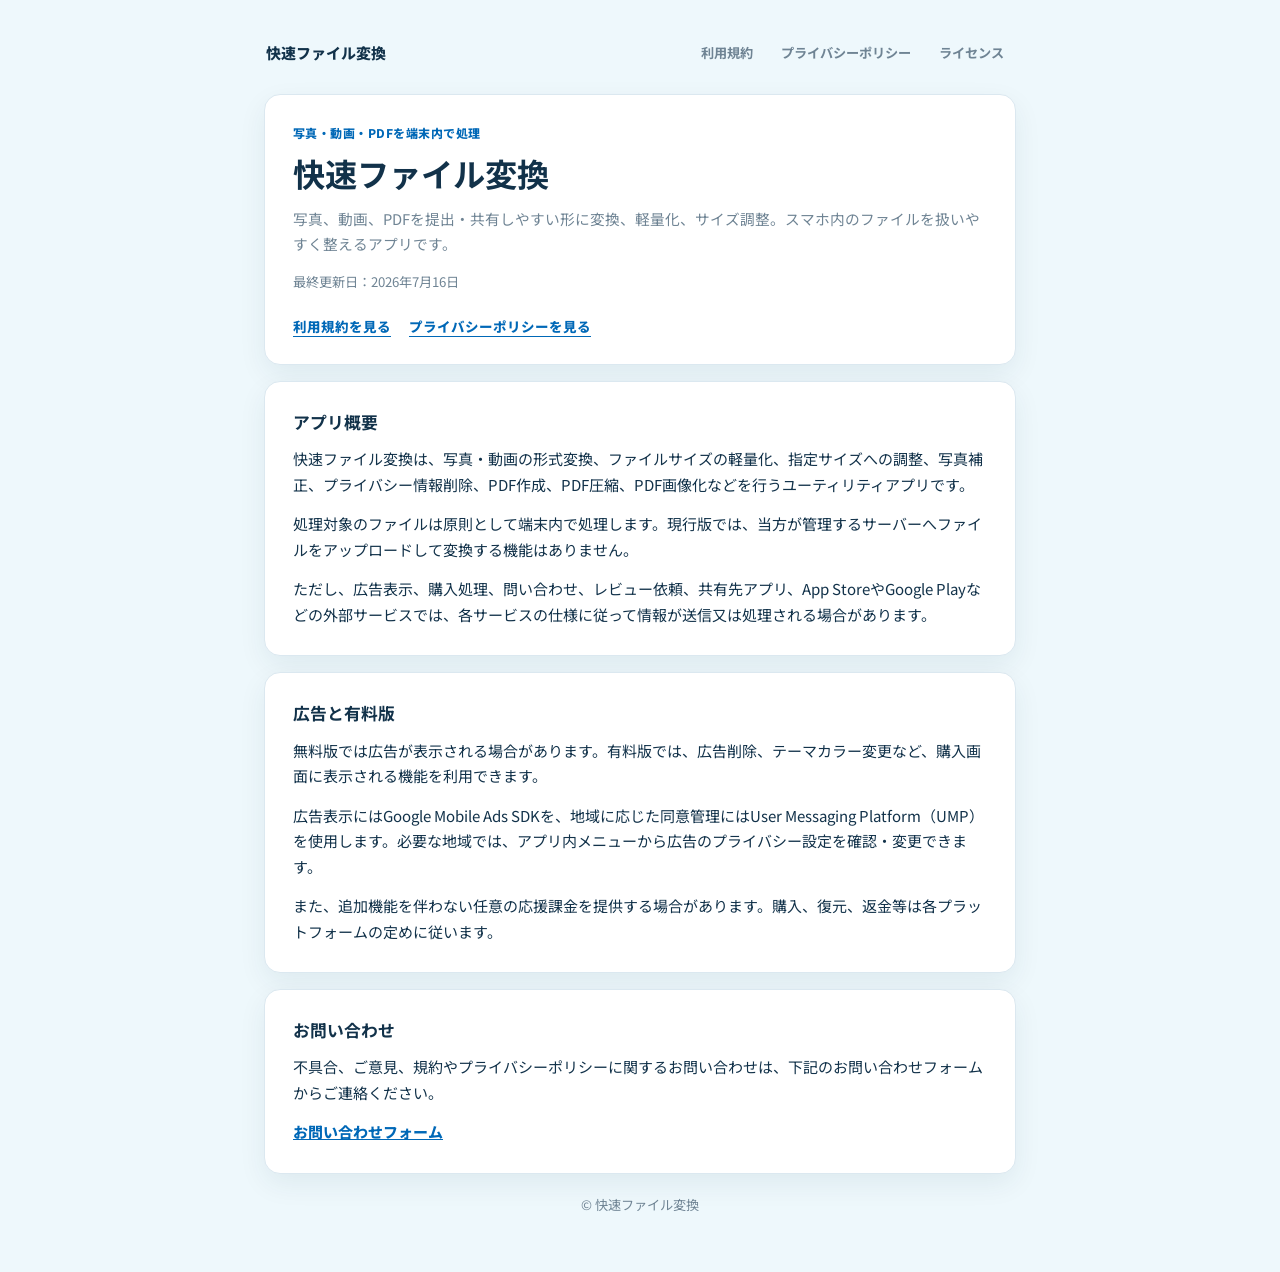
<file: docs/index.html>
<!doctype html>
<html lang="ja">
  <head>
    <meta charset="utf-8">
    <meta name="viewport" content="width=device-width, initial-scale=1">
    <title>快速ファイル変換 公式ページ</title>
    <meta
      name="description"
      content="快速ファイル変換の公式ページです。写真、動画、PDFの変換、軽量化、サイズ調整、プライバシー情報削除に対応するアプリの概要、利用規約、プライバシーポリシーを掲載しています。"
    >
    <link rel="stylesheet" href="style.css">
  </head>
  <body>
    <div class="page">
      <header class="site-header">
        <a class="brand" href="index.html" aria-label="快速ファイル変換 トップページ">
          <span>快速ファイル変換</span>
        </a>
        <nav class="header-nav" aria-label="公式情報">
          <a href="terms.html">利用規約</a>
          <a href="privacy.html">プライバシーポリシー</a>
          <a href="licenses.html">ライセンス</a>
        </nav>
      </header>

      <main>
        <section class="card hero">
          <p class="eyebrow">写真・動画・PDFを端末内で処理</p>
          <h1 class="site-title">快速ファイル変換</h1>
          <p class="lead">
            写真、動画、PDFを提出・共有しやすい形に変換、軽量化、サイズ調整。スマホ内のファイルを扱いやすく整えるアプリです。
          </p>
          <p class="updated">最終更新日：2026年7月16日</p>
          <div class="actions" aria-label="主要リンク">
            <a class="caption-link" href="terms.html">利用規約を見る</a>
            <a class="caption-link" href="privacy.html">プライバシーポリシーを見る</a>
          </div>
        </section>

        <section class="card">
          <h2>アプリ概要</h2>
          <p>
            快速ファイル変換は、写真・動画の形式変換、ファイルサイズの軽量化、指定サイズへの調整、写真補正、プライバシー情報削除、PDF作成、PDF圧縮、PDF画像化などを行うユーティリティアプリです。
          </p>
          <p>
            処理対象のファイルは原則として端末内で処理します。現行版では、当方が管理するサーバーへファイルをアップロードして変換する機能はありません。
          </p>
          <p>
            ただし、広告表示、購入処理、問い合わせ、レビュー依頼、共有先アプリ、App StoreやGoogle Playなどの外部サービスでは、各サービスの仕様に従って情報が送信又は処理される場合があります。
          </p>
        </section>

        <section class="card">
          <h2>広告と有料版</h2>
          <p>
            無料版では広告が表示される場合があります。有料版では、広告削除、テーマカラー変更など、購入画面に表示される機能を利用できます。
          </p>
          <p>
            広告表示にはGoogle Mobile Ads SDKを、地域に応じた同意管理にはUser Messaging Platform（UMP）を使用します。必要な地域では、アプリ内メニューから広告のプライバシー設定を確認・変更できます。
          </p>
          <p>
            また、追加機能を伴わない任意の応援課金を提供する場合があります。購入、復元、返金等は各プラットフォームの定めに従います。
          </p>
        </section>

        <section class="card">
          <h2>お問い合わせ</h2>
          <p>
            不具合、ご意見、規約やプライバシーポリシーに関するお問い合わせは、下記のお問い合わせフォームからご連絡ください。
          </p>
          <p>
            <a
              class="contact-address"
              href="https://docs.google.com/forms/d/e/1FAIpQLScsQtZ9yLkrl-zL8gekmSjspo3DhJv0MBm8J3hsBNnBd9AnLA/viewform"
              target="_blank"
              rel="noopener noreferrer"
            >
              お問い合わせフォーム
            </a>
          </p>
        </section>
      </main>

      <footer class="site-footer">
        <p>&copy; 快速ファイル変換</p>
      </footer>
    </div>
  </body>
</html>
</file>
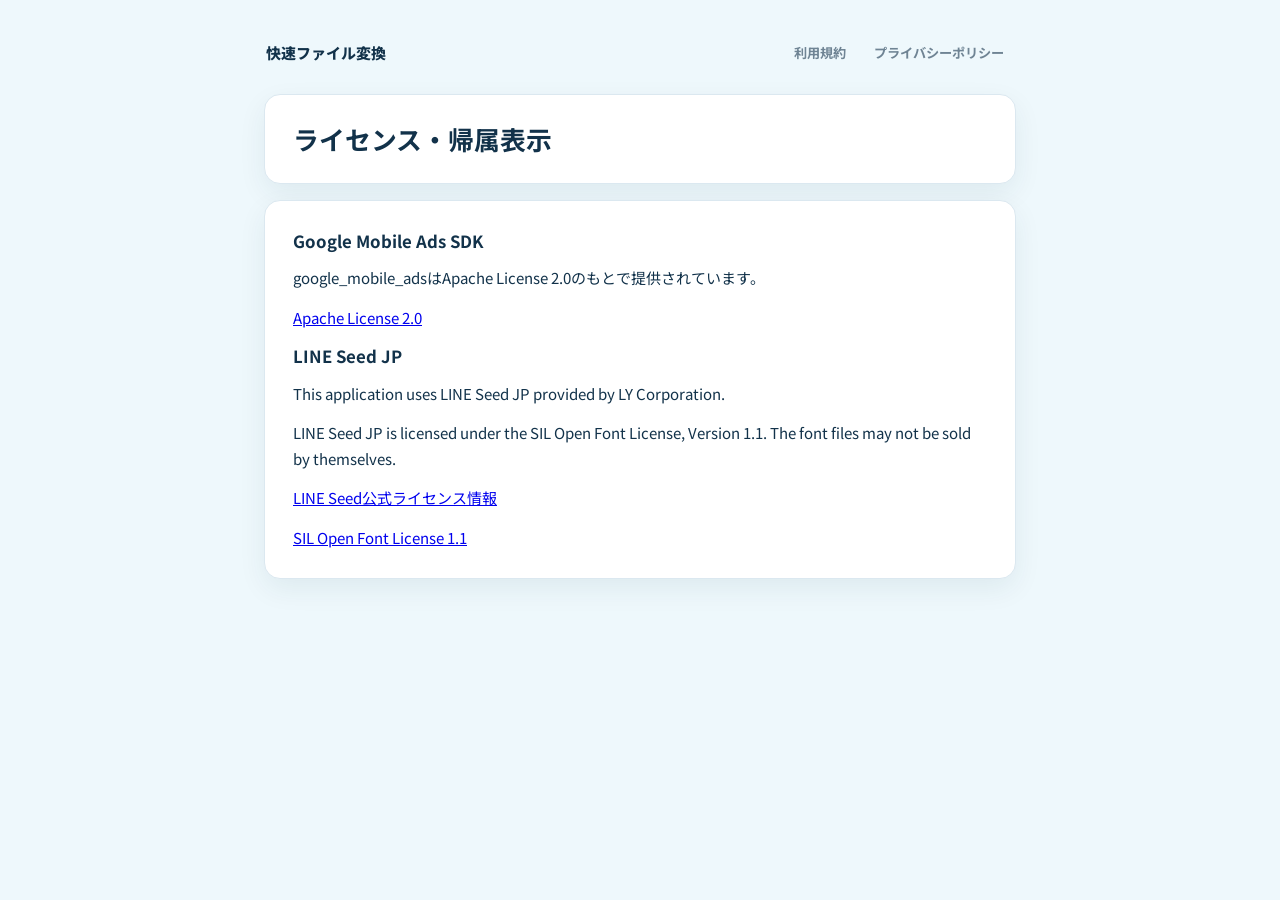
<file: docs/licenses.html>
<!doctype html>
<html lang="ja">
  <head>
    <meta charset="utf-8">
    <meta name="viewport" content="width=device-width, initial-scale=1">
    <title>快速ファイル変換 ライセンス・帰属表示</title>
    <meta name="description" content="快速ファイル変換で使用するSDKとフォントのライセンス・帰属表示です。">
    <link rel="stylesheet" href="style.css">
  </head>
  <body>
    <div class="page">
      <header class="site-header">
        <a class="brand" href="index.html"><span>快速ファイル変換</span></a>
        <nav class="header-nav" aria-label="公式情報">
          <a href="terms.html">利用規約</a>
          <a href="privacy.html">プライバシーポリシー</a>
        </nav>
      </header>
      <main>
        <section class="card hero">
          <h1 class="site-title document-title">ライセンス・帰属表示</h1>
        </section>
        <article class="card">
          <h2>Google Mobile Ads SDK</h2>
          <p>google_mobile_adsはApache License 2.0のもとで提供されています。</p>
          <p><a href="https://www.apache.org/licenses/LICENSE-2.0" target="_blank" rel="noopener noreferrer">Apache License 2.0</a></p>
          <h2>LINE Seed JP</h2>
          <p>This application uses LINE Seed JP provided by LY Corporation.</p>
          <p>LINE Seed JP is licensed under the SIL Open Font License, Version 1.1. The font files may not be sold by themselves.</p>
          <p><a href="https://seed.line.me/index_jp.html" target="_blank" rel="noopener noreferrer">LINE Seed公式ライセンス情報</a></p>
          <p><a href="https://openfontlicense.org/open-font-license-official-text/" target="_blank" rel="noopener noreferrer">SIL Open Font License 1.1</a></p>
        </article>
      </main>
    </div>
  </body>
</html>
</file>
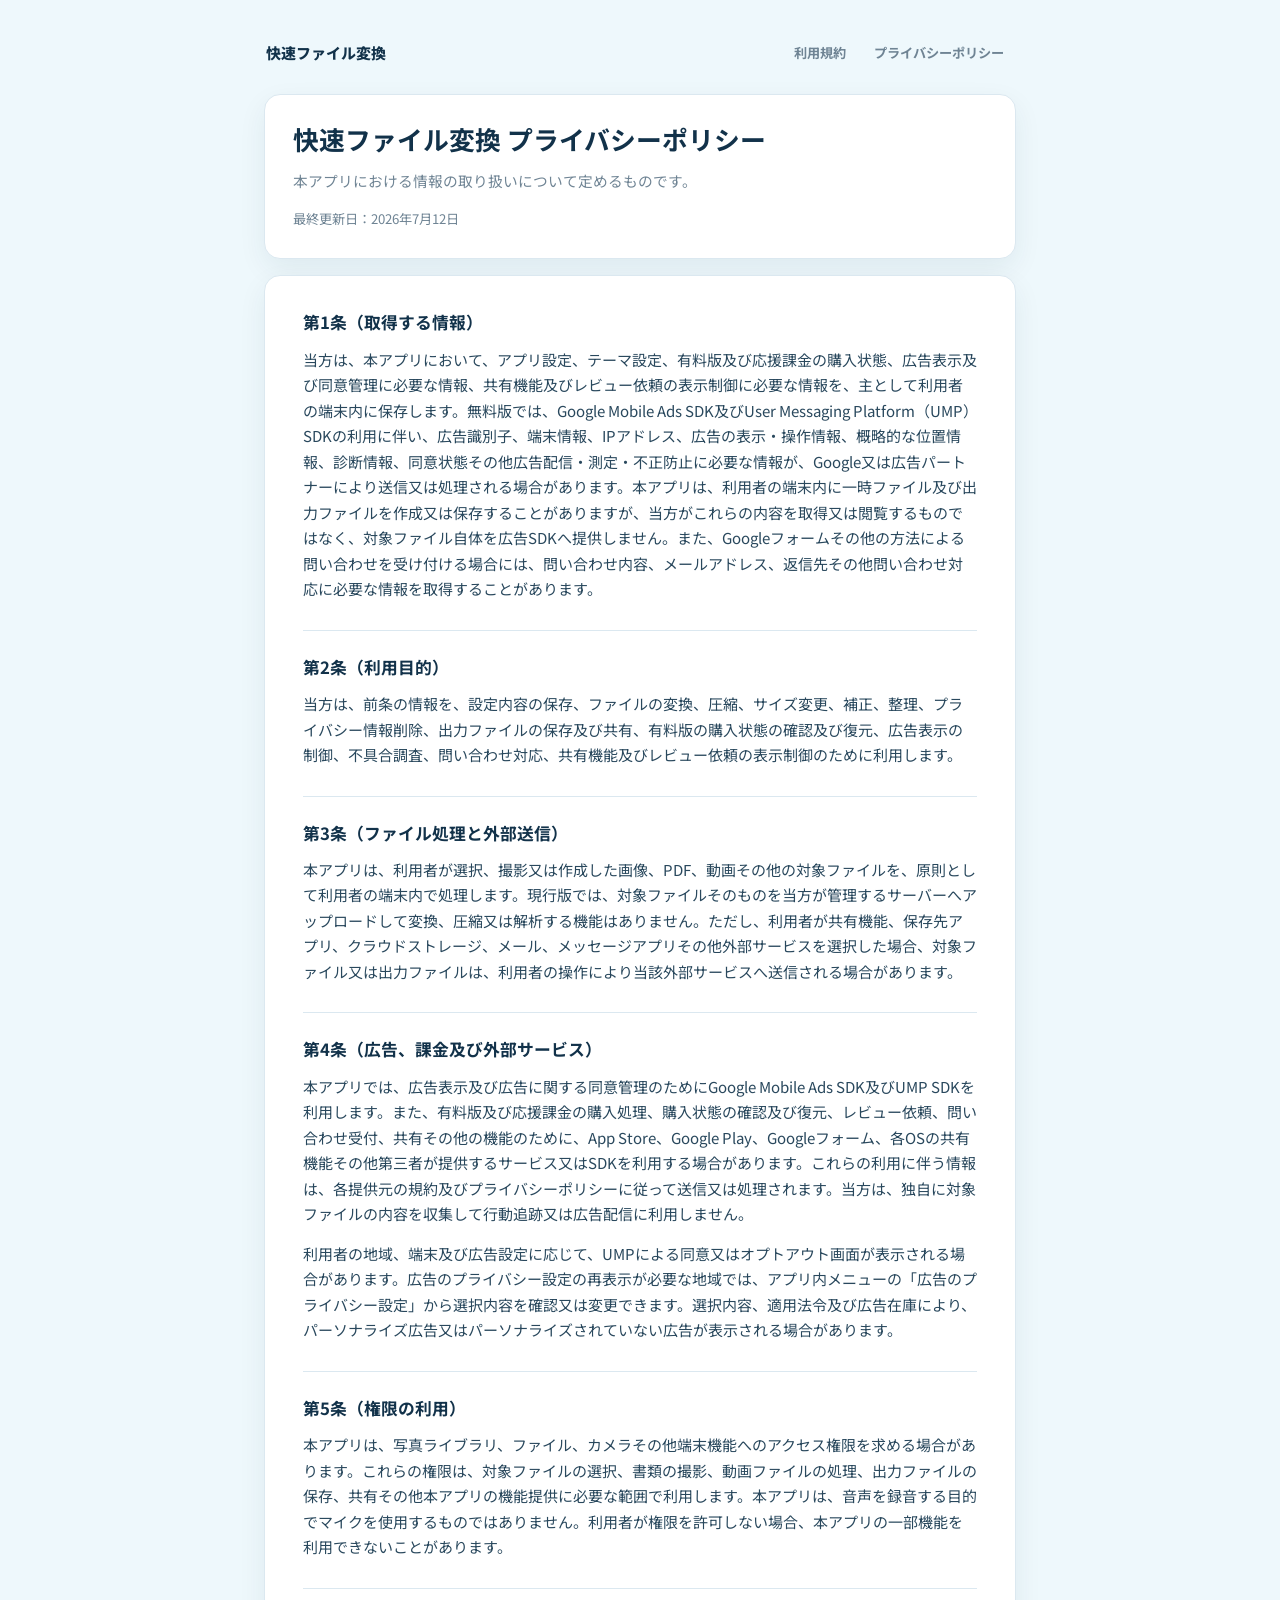
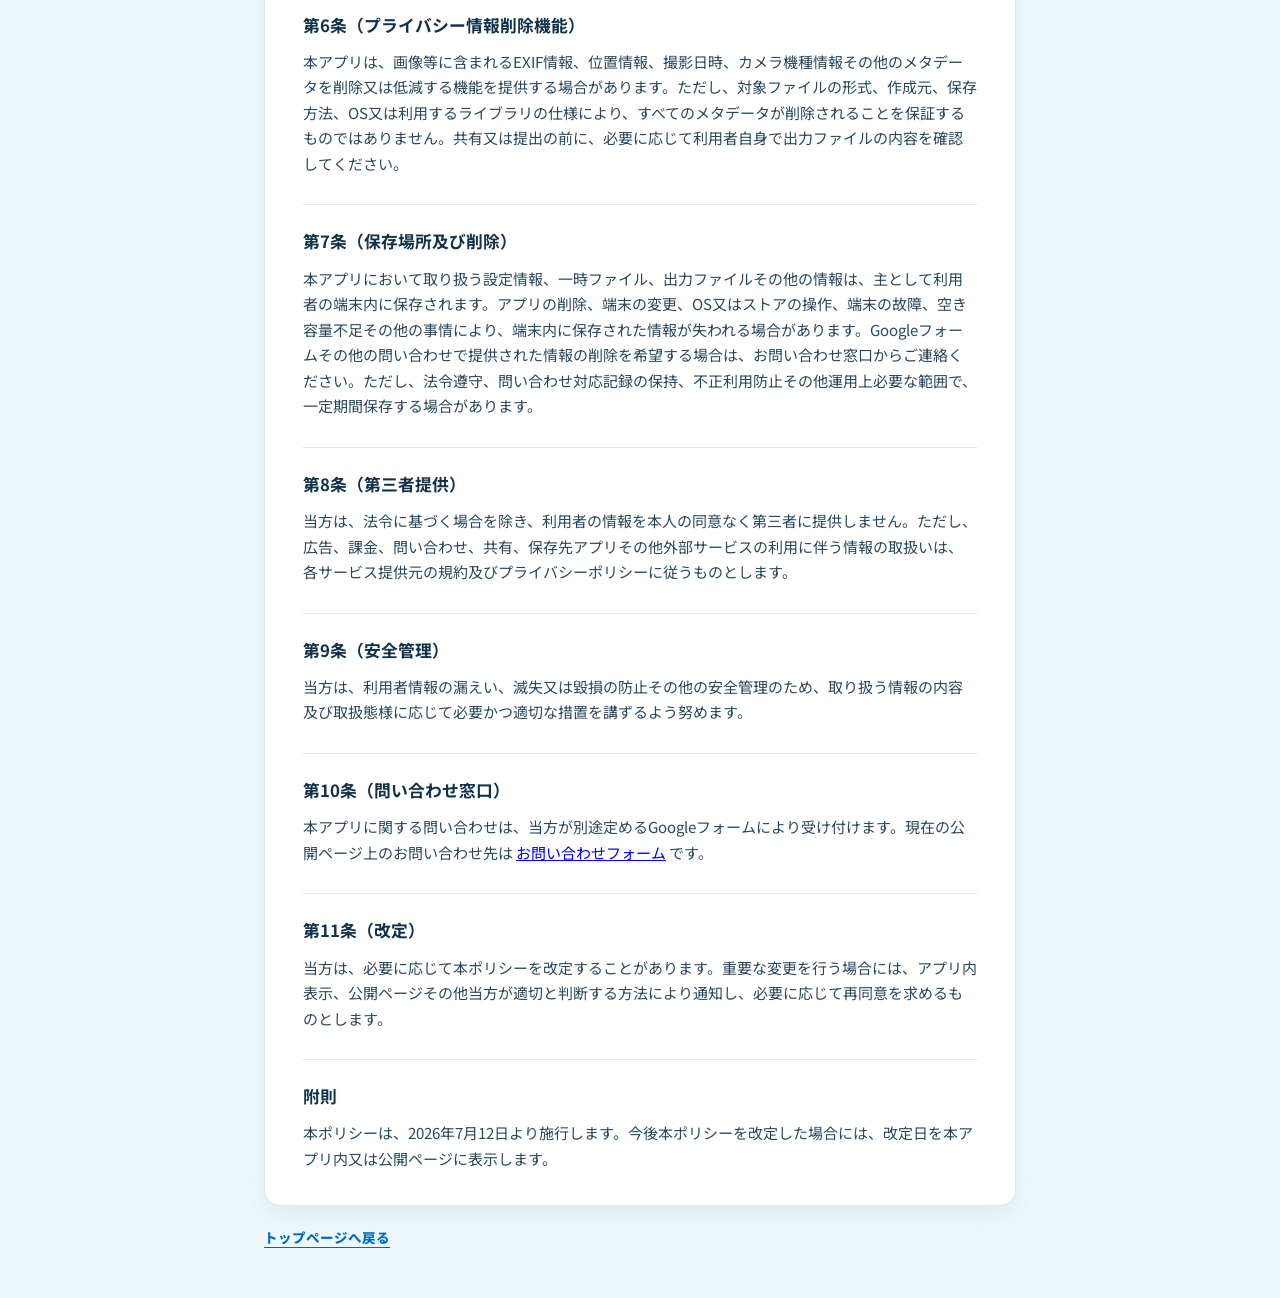
<file: docs/privacy.html>
<!doctype html>
<html lang="ja">
  <head>
    <meta charset="utf-8">
    <meta name="viewport" content="width=device-width, initial-scale=1">
    <title>快速ファイル変換 プライバシーポリシー</title>
    <meta name="description" content="快速ファイル変換のプライバシーポリシーです。">
    <link rel="stylesheet" href="style.css">
  </head>
  <body>
    <div class="page document">
      <header class="site-header">
        <a class="brand" href="index.html" aria-label="快速ファイル変換 トップページ">
          <span>快速ファイル変換</span>
        </a>
        <nav class="header-nav" aria-label="公式情報">
          <a href="terms.html">利用規約</a>
          <a href="privacy.html">プライバシーポリシー</a>
        </nav>
      </header>

      <main>
        <section class="card hero">
          <h1 class="site-title document-title">快速ファイル変換 プライバシーポリシー</h1>
          <p class="lead">本アプリにおける情報の取り扱いについて定めるものです。</p>
          <p class="updated">最終更新日：2026年7月12日</p>
        </section>

        <article class="card">
          <h2>第1条（取得する情報）</h2>
          <p>当方は、本アプリにおいて、アプリ設定、テーマ設定、有料版及び応援課金の購入状態、広告表示及び同意管理に必要な情報、共有機能及びレビュー依頼の表示制御に必要な情報を、主として利用者の端末内に保存します。無料版では、Google Mobile Ads SDK及びUser Messaging Platform（UMP）SDKの利用に伴い、広告識別子、端末情報、IPアドレス、広告の表示・操作情報、概略的な位置情報、診断情報、同意状態その他広告配信・測定・不正防止に必要な情報が、Google又は広告パートナーにより送信又は処理される場合があります。本アプリは、利用者の端末内に一時ファイル及び出力ファイルを作成又は保存することがありますが、当方がこれらの内容を取得又は閲覧するものではなく、対象ファイル自体を広告SDKへ提供しません。また、Googleフォームその他の方法による問い合わせを受け付ける場合には、問い合わせ内容、メールアドレス、返信先その他問い合わせ対応に必要な情報を取得することがあります。</p>

          <h2>第2条（利用目的）</h2>
          <p>当方は、前条の情報を、設定内容の保存、ファイルの変換、圧縮、サイズ変更、補正、整理、プライバシー情報削除、出力ファイルの保存及び共有、有料版の購入状態の確認及び復元、広告表示の制御、不具合調査、問い合わせ対応、共有機能及びレビュー依頼の表示制御のために利用します。</p>

          <h2>第3条（ファイル処理と外部送信）</h2>
          <p>本アプリは、利用者が選択、撮影又は作成した画像、PDF、動画その他の対象ファイルを、原則として利用者の端末内で処理します。現行版では、対象ファイルそのものを当方が管理するサーバーへアップロードして変換、圧縮又は解析する機能はありません。ただし、利用者が共有機能、保存先アプリ、クラウドストレージ、メール、メッセージアプリその他外部サービスを選択した場合、対象ファイル又は出力ファイルは、利用者の操作により当該外部サービスへ送信される場合があります。</p>

          <h2>第4条（広告、課金及び外部サービス）</h2>
          <p>本アプリでは、広告表示及び広告に関する同意管理のためにGoogle Mobile Ads SDK及びUMP SDKを利用します。また、有料版及び応援課金の購入処理、購入状態の確認及び復元、レビュー依頼、問い合わせ受付、共有その他の機能のために、App Store、Google Play、Googleフォーム、各OSの共有機能その他第三者が提供するサービス又はSDKを利用する場合があります。これらの利用に伴う情報は、各提供元の規約及びプライバシーポリシーに従って送信又は処理されます。当方は、独自に対象ファイルの内容を収集して行動追跡又は広告配信に利用しません。</p>
          <p>利用者の地域、端末及び広告設定に応じて、UMPによる同意又はオプトアウト画面が表示される場合があります。広告のプライバシー設定の再表示が必要な地域では、アプリ内メニューの「広告のプライバシー設定」から選択内容を確認又は変更できます。選択内容、適用法令及び広告在庫により、パーソナライズ広告又はパーソナライズされていない広告が表示される場合があります。</p>

          <h2>第5条（権限の利用）</h2>
          <p>本アプリは、写真ライブラリ、ファイル、カメラその他端末機能へのアクセス権限を求める場合があります。これらの権限は、対象ファイルの選択、書類の撮影、動画ファイルの処理、出力ファイルの保存、共有その他本アプリの機能提供に必要な範囲で利用します。本アプリは、音声を録音する目的でマイクを使用するものではありません。利用者が権限を許可しない場合、本アプリの一部機能を利用できないことがあります。</p>

          <h2>第6条（プライバシー情報削除機能）</h2>
          <p>本アプリは、画像等に含まれるEXIF情報、位置情報、撮影日時、カメラ機種情報その他のメタデータを削除又は低減する機能を提供する場合があります。ただし、対象ファイルの形式、作成元、保存方法、OS又は利用するライブラリの仕様により、すべてのメタデータが削除されることを保証するものではありません。共有又は提出の前に、必要に応じて利用者自身で出力ファイルの内容を確認してください。</p>

          <h2>第7条（保存場所及び削除）</h2>
          <p>本アプリにおいて取り扱う設定情報、一時ファイル、出力ファイルその他の情報は、主として利用者の端末内に保存されます。アプリの削除、端末の変更、OS又はストアの操作、端末の故障、空き容量不足その他の事情により、端末内に保存された情報が失われる場合があります。Googleフォームその他の問い合わせで提供された情報の削除を希望する場合は、お問い合わせ窓口からご連絡ください。ただし、法令遵守、問い合わせ対応記録の保持、不正利用防止その他運用上必要な範囲で、一定期間保存する場合があります。</p>

          <h2>第8条（第三者提供）</h2>
          <p>当方は、法令に基づく場合を除き、利用者の情報を本人の同意なく第三者に提供しません。ただし、広告、課金、問い合わせ、共有、保存先アプリその他外部サービスの利用に伴う情報の取扱いは、各サービス提供元の規約及びプライバシーポリシーに従うものとします。</p>

          <h2>第9条（安全管理）</h2>
          <p>当方は、利用者情報の漏えい、滅失又は毀損の防止その他の安全管理のため、取り扱う情報の内容及び取扱態様に応じて必要かつ適切な措置を講ずるよう努めます。</p>

          <h2>第10条（問い合わせ窓口）</h2>
          <p>本アプリに関する問い合わせは、当方が別途定めるGoogleフォームにより受け付けます。現在の公開ページ上のお問い合わせ先は <a href="https://docs.google.com/forms/d/e/1FAIpQLScsQtZ9yLkrl-zL8gekmSjspo3DhJv0MBm8J3hsBNnBd9AnLA/viewform" target="_blank" rel="noopener noreferrer">お問い合わせフォーム</a> です。</p>

          <h2>第11条（改定）</h2>
          <p>当方は、必要に応じて本ポリシーを改定することがあります。重要な変更を行う場合には、アプリ内表示、公開ページその他当方が適切と判断する方法により通知し、必要に応じて再同意を求めるものとします。</p>

          <h2>附則</h2>
          <p>本ポリシーは、2026年7月12日より施行します。今後本ポリシーを改定した場合には、改定日を本アプリ内又は公開ページに表示します。</p>
        </article>

        <div class="back-link">
          <a class="caption-link" href="index.html">トップページへ戻る</a>
        </div>
      </main>
    </div>
  </body>
</html>
</file>
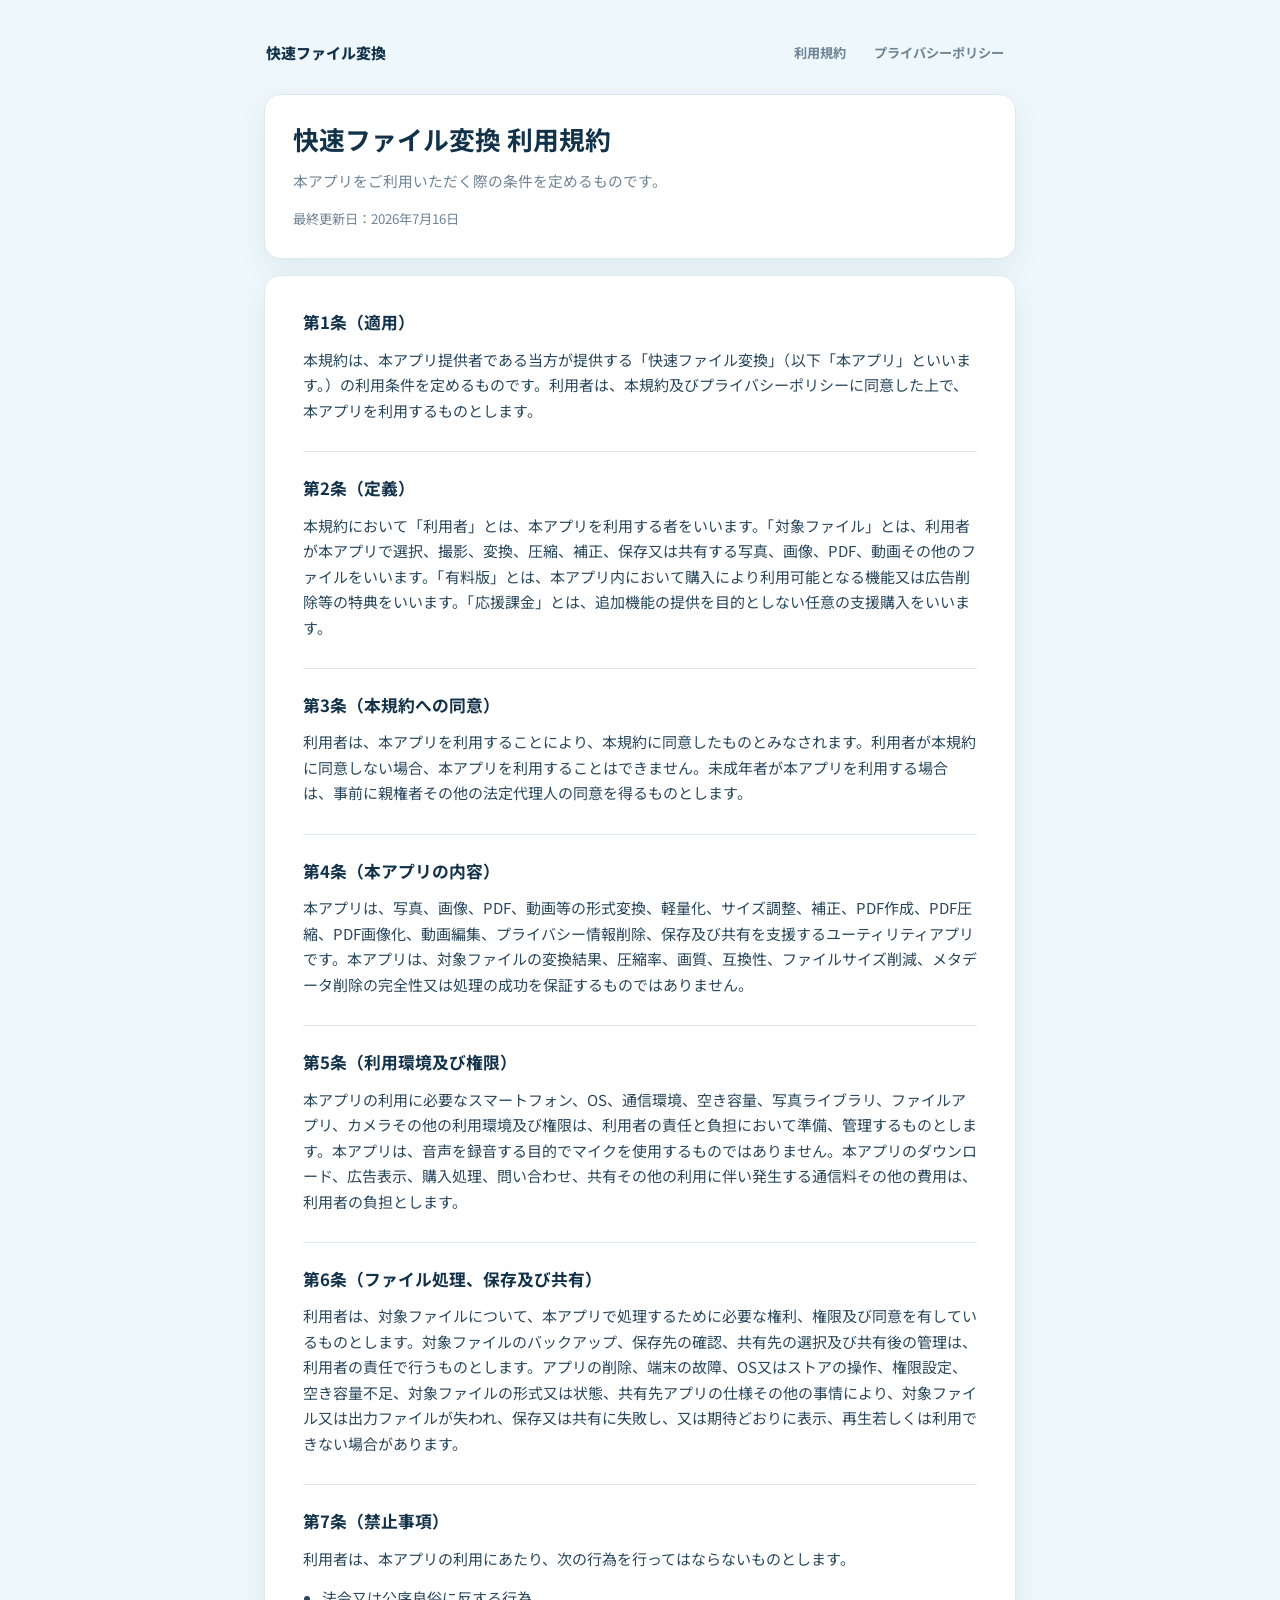
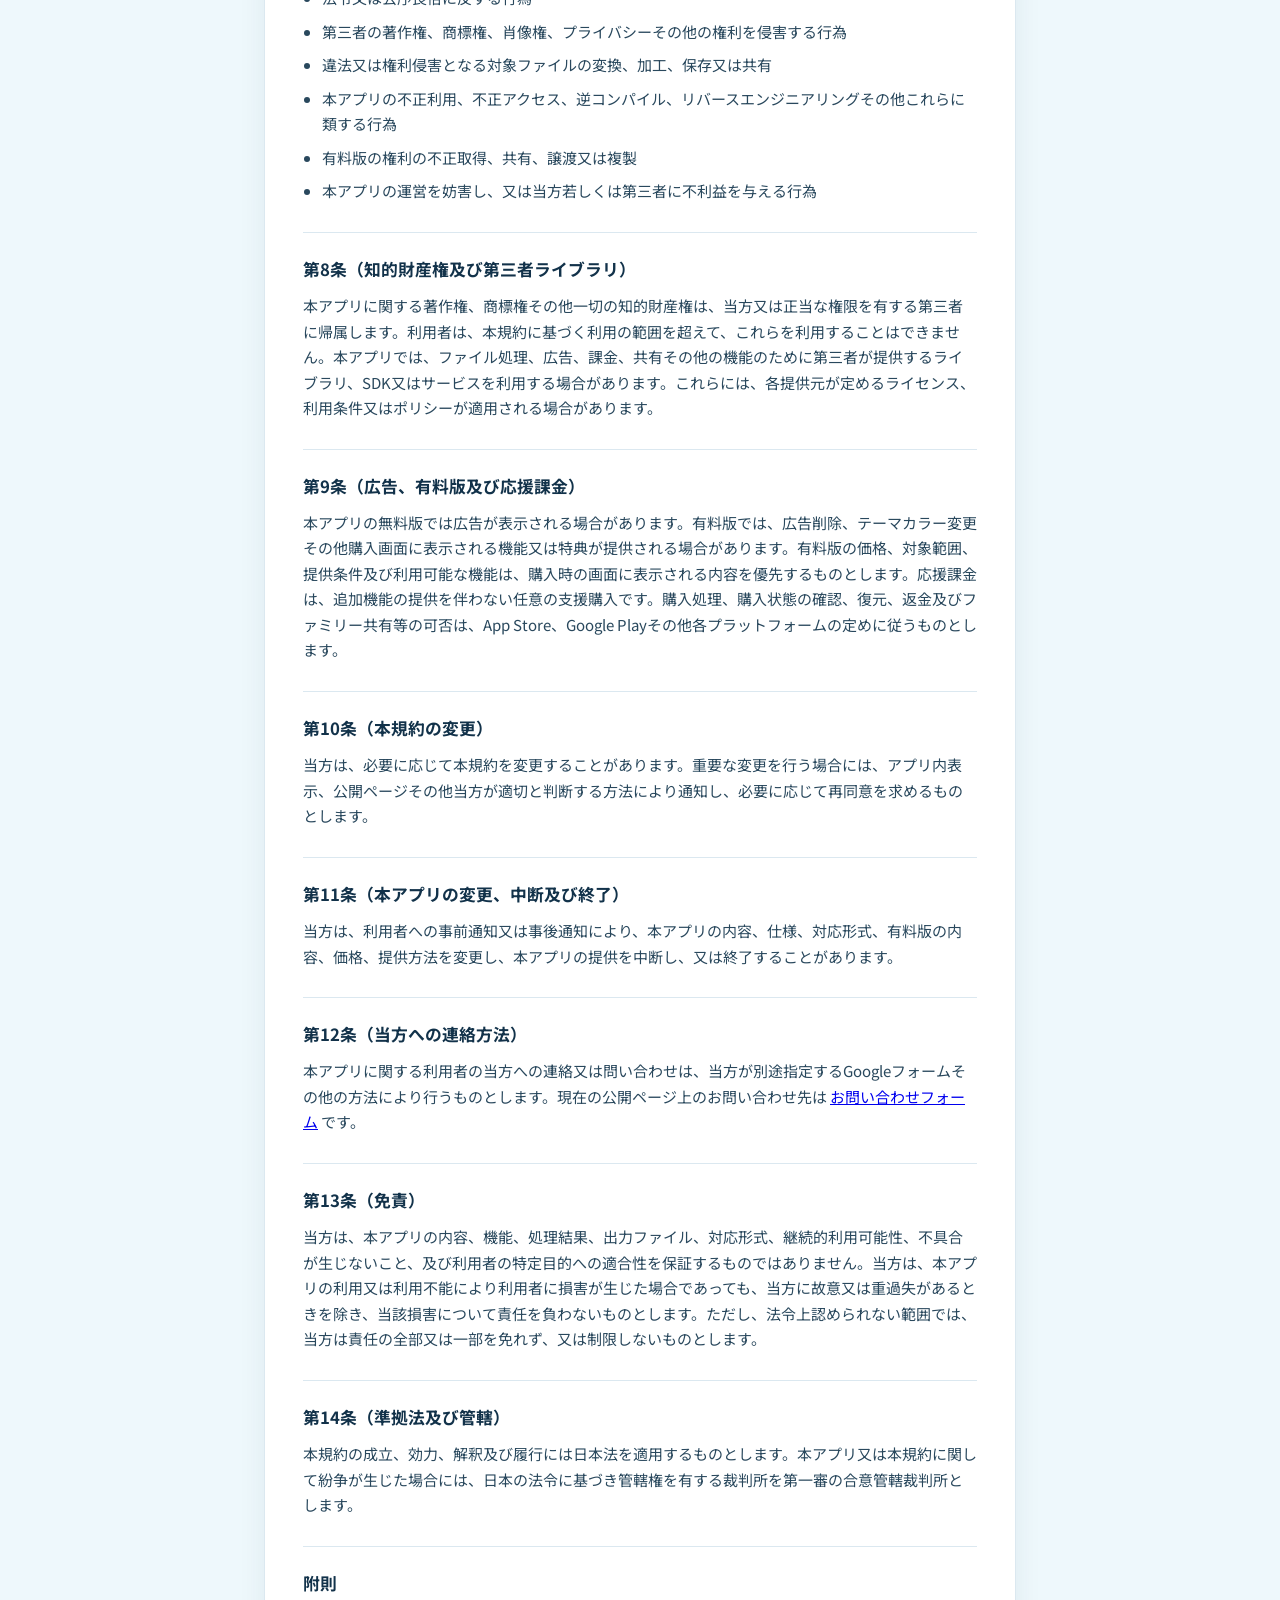
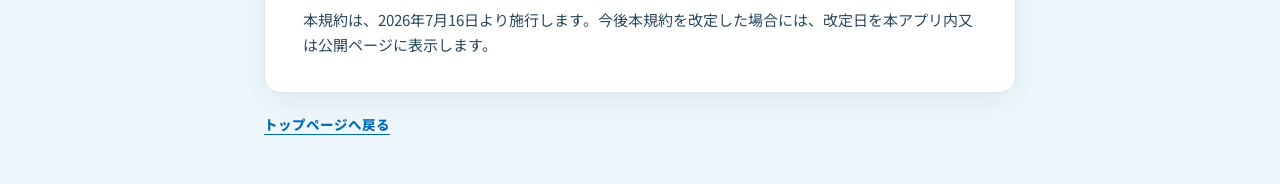
<file: docs/terms.html>
<!doctype html>
<html lang="ja">
  <head>
    <meta charset="utf-8">
    <meta name="viewport" content="width=device-width, initial-scale=1">
    <title>快速ファイル変換 利用規約</title>
    <meta name="description" content="快速ファイル変換の利用規約です。">
    <link rel="stylesheet" href="style.css">
  </head>
  <body>
    <div class="page document">
      <header class="site-header">
        <a class="brand" href="index.html" aria-label="快速ファイル変換 トップページ">
          <span>快速ファイル変換</span>
        </a>
        <nav class="header-nav" aria-label="公式情報">
          <a href="terms.html">利用規約</a>
          <a href="privacy.html">プライバシーポリシー</a>
        </nav>
      </header>

      <main>
        <section class="card hero">
          <h1 class="site-title document-title">快速ファイル変換 利用規約</h1>
          <p class="lead">本アプリをご利用いただく際の条件を定めるものです。</p>
          <p class="updated">最終更新日：2026年7月16日</p>
        </section>

        <article class="card">
          <h2>第1条（適用）</h2>
          <p>本規約は、本アプリ提供者である当方が提供する「快速ファイル変換」（以下「本アプリ」といいます。）の利用条件を定めるものです。利用者は、本規約及びプライバシーポリシーに同意した上で、本アプリを利用するものとします。</p>

          <h2>第2条（定義）</h2>
          <p>本規約において「利用者」とは、本アプリを利用する者をいいます。「対象ファイル」とは、利用者が本アプリで選択、撮影、変換、圧縮、補正、保存又は共有する写真、画像、PDF、動画その他のファイルをいいます。「有料版」とは、本アプリ内において購入により利用可能となる機能又は広告削除等の特典をいいます。「応援課金」とは、追加機能の提供を目的としない任意の支援購入をいいます。</p>

          <h2>第3条（本規約への同意）</h2>
          <p>利用者は、本アプリを利用することにより、本規約に同意したものとみなされます。利用者が本規約に同意しない場合、本アプリを利用することはできません。未成年者が本アプリを利用する場合は、事前に親権者その他の法定代理人の同意を得るものとします。</p>

          <h2>第4条（本アプリの内容）</h2>
          <p>本アプリは、写真、画像、PDF、動画等の形式変換、軽量化、サイズ調整、補正、PDF作成、PDF圧縮、PDF画像化、動画編集、プライバシー情報削除、保存及び共有を支援するユーティリティアプリです。本アプリは、対象ファイルの変換結果、圧縮率、画質、互換性、ファイルサイズ削減、メタデータ削除の完全性又は処理の成功を保証するものではありません。</p>

          <h2>第5条（利用環境及び権限）</h2>
          <p>本アプリの利用に必要なスマートフォン、OS、通信環境、空き容量、写真ライブラリ、ファイルアプリ、カメラその他の利用環境及び権限は、利用者の責任と負担において準備、管理するものとします。本アプリは、音声を録音する目的でマイクを使用するものではありません。本アプリのダウンロード、広告表示、購入処理、問い合わせ、共有その他の利用に伴い発生する通信料その他の費用は、利用者の負担とします。</p>

          <h2>第6条（ファイル処理、保存及び共有）</h2>
          <p>利用者は、対象ファイルについて、本アプリで処理するために必要な権利、権限及び同意を有しているものとします。対象ファイルのバックアップ、保存先の確認、共有先の選択及び共有後の管理は、利用者の責任で行うものとします。アプリの削除、端末の故障、OS又はストアの操作、権限設定、空き容量不足、対象ファイルの形式又は状態、共有先アプリの仕様その他の事情により、対象ファイル又は出力ファイルが失われ、保存又は共有に失敗し、又は期待どおりに表示、再生若しくは利用できない場合があります。</p>

          <h2>第7条（禁止事項）</h2>
          <p>利用者は、本アプリの利用にあたり、次の行為を行ってはならないものとします。</p>
          <ul>
            <li>法令又は公序良俗に反する行為</li>
            <li>第三者の著作権、商標権、肖像権、プライバシーその他の権利を侵害する行為</li>
            <li>違法又は権利侵害となる対象ファイルの変換、加工、保存又は共有</li>
            <li>本アプリの不正利用、不正アクセス、逆コンパイル、リバースエンジニアリングその他これらに類する行為</li>
            <li>有料版の権利の不正取得、共有、譲渡又は複製</li>
            <li>本アプリの運営を妨害し、又は当方若しくは第三者に不利益を与える行為</li>
          </ul>

          <h2>第8条（知的財産権及び第三者ライブラリ）</h2>
          <p>本アプリに関する著作権、商標権その他一切の知的財産権は、当方又は正当な権限を有する第三者に帰属します。利用者は、本規約に基づく利用の範囲を超えて、これらを利用することはできません。本アプリでは、ファイル処理、広告、課金、共有その他の機能のために第三者が提供するライブラリ、SDK又はサービスを利用する場合があります。これらには、各提供元が定めるライセンス、利用条件又はポリシーが適用される場合があります。</p>

          <h2>第9条（広告、有料版及び応援課金）</h2>
          <p>本アプリの無料版では広告が表示される場合があります。有料版では、広告削除、テーマカラー変更その他購入画面に表示される機能又は特典が提供される場合があります。有料版の価格、対象範囲、提供条件及び利用可能な機能は、購入時の画面に表示される内容を優先するものとします。応援課金は、追加機能の提供を伴わない任意の支援購入です。購入処理、購入状態の確認、復元、返金及びファミリー共有等の可否は、App Store、Google Playその他各プラットフォームの定めに従うものとします。</p>

          <h2>第10条（本規約の変更）</h2>
          <p>当方は、必要に応じて本規約を変更することがあります。重要な変更を行う場合には、アプリ内表示、公開ページその他当方が適切と判断する方法により通知し、必要に応じて再同意を求めるものとします。</p>

          <h2>第11条（本アプリの変更、中断及び終了）</h2>
          <p>当方は、利用者への事前通知又は事後通知により、本アプリの内容、仕様、対応形式、有料版の内容、価格、提供方法を変更し、本アプリの提供を中断し、又は終了することがあります。</p>

          <h2>第12条（当方への連絡方法）</h2>
          <p>本アプリに関する利用者の当方への連絡又は問い合わせは、当方が別途指定するGoogleフォームその他の方法により行うものとします。現在の公開ページ上のお問い合わせ先は <a href="https://docs.google.com/forms/d/e/1FAIpQLScsQtZ9yLkrl-zL8gekmSjspo3DhJv0MBm8J3hsBNnBd9AnLA/viewform" target="_blank" rel="noopener noreferrer">お問い合わせフォーム</a> です。</p>

          <h2>第13条（免責）</h2>
          <p>当方は、本アプリの内容、機能、処理結果、出力ファイル、対応形式、継続的利用可能性、不具合が生じないこと、及び利用者の特定目的への適合性を保証するものではありません。当方は、本アプリの利用又は利用不能により利用者に損害が生じた場合であっても、当方に故意又は重過失があるときを除き、当該損害について責任を負わないものとします。ただし、法令上認められない範囲では、当方は責任の全部又は一部を免れず、又は制限しないものとします。</p>

          <h2>第14条（準拠法及び管轄）</h2>
          <p>本規約の成立、効力、解釈及び履行には日本法を適用するものとします。本アプリ又は本規約に関して紛争が生じた場合には、日本の法令に基づき管轄権を有する裁判所を第一審の合意管轄裁判所とします。</p>

          <h2>附則</h2>
          <p>本規約は、2026年7月16日より施行します。今後本規約を改定した場合には、改定日を本アプリ内又は公開ページに表示します。</p>
        </article>

        <div class="back-link">
          <a class="caption-link" href="index.html">トップページへ戻る</a>
        </div>
      </main>
    </div>
  </body>
</html>
</file>
<file: docs/style.css>
@import url("https://fonts.googleapis.com/css2?family=Noto+Sans+JP:wght@400;700;800&display=swap");

:root {
  color-scheme: light;
  --page-bg: #eef8fc;
  --card-bg: #ffffff;
  --text: #12324a;
  --muted: #6f8494;
  --accent: #0068b7;
  --accent-dark: #005395;
  --border: #dbe8f0;
  --soft: #f3fbff;
  --shadow: 0 10px 28px rgba(18, 50, 74, 0.07);
}

* {
  box-sizing: border-box;
}

html {
  min-height: 100%;
  background: var(--page-bg);
  font-family: "Noto Sans JP", system-ui, -apple-system,
    BlinkMacSystemFont, "Segoe UI", "Hiragino Sans",
    "Hiragino Kaku Gothic ProN", "Yu Gothic", Meiryo, sans-serif;
  font-size: 15px;
  line-height: 1.7;
  -webkit-text-size-adjust: 100%;
}

body {
  min-height: 100%;
  margin: 0;
  background: var(--page-bg);
  color: var(--text);
}

.page {
  width: min(100%, 800px);
  margin: 0 auto;
  padding: 20px 16px 36px;
}

.site-header {
  display: flex;
  align-items: center;
  justify-content: space-between;
  gap: 16px;
  margin-bottom: 16px;
  padding: 6px 2px;
}

.brand {
  display: inline-flex;
  align-items: center;
  gap: 10px;
  color: var(--text);
  font-weight: 800;
  line-height: 1.3;
  text-decoration: none;
}

.header-nav {
  display: flex;
  flex-wrap: wrap;
  justify-content: flex-end;
  gap: 8px;
}

.header-nav a {
  padding: 8px 10px;
  border-radius: 999px;
  color: var(--muted);
  font-size: 0.88rem;
  font-weight: 700;
  text-decoration: none;
}

.header-nav a:hover {
  background: rgba(255, 255, 255, 0.7);
  color: var(--accent);
}

.card {
  margin-bottom: 16px;
  padding: 22px;
  border: 1px solid var(--border);
  border-radius: 16px;
  background: var(--card-bg);
  box-shadow: var(--shadow);
}

.hero {
  padding: 28px 22px;
}

.eyebrow {
  margin: 0 0 10px;
  color: var(--accent);
  font-size: 0.8rem;
  font-weight: 800;
  letter-spacing: 0.04em;
}

.site-title {
  margin: 0;
  color: var(--text);
  font-size: clamp(1.55rem, 6vw, 2.15rem);
  line-height: 1.22;
  letter-spacing: 0;
}

.document-title {
  font-size: clamp(1.35rem, 5vw, 1.72rem);
}

.lead {
  margin: 14px 0 0;
  color: var(--muted);
  font-size: 0.98rem;
}

.updated {
  margin: 14px 0 0;
  color: var(--muted);
  font-size: 0.88rem;
}

.actions {
  display: flex;
  flex-wrap: wrap;
  gap: 10px 18px;
  margin-top: 22px;
}

.caption-link {
  color: var(--accent);
  font-size: 0.9rem;
  font-weight: 800;
  line-height: 1.5;
  text-decoration-line: underline;
  text-decoration-thickness: 1px;
  text-underline-offset: 4px;
}

.caption-link:hover {
  color: var(--accent-dark);
}

.button,
.link-card {
  display: flex;
  align-items: center;
  justify-content: space-between;
  gap: 14px;
  min-height: 50px;
  border: 1px solid var(--border);
  border-radius: 12px;
  background: var(--soft);
  color: var(--text);
  font-size: 0.95rem;
  font-weight: 800;
  line-height: 1.4;
  text-decoration: none;
}

.button {
  padding: 16px 16px 10px;
}

.link-card {
  padding: 13px 16px;
}

.button::after,
.link-card::after {
  content: "›";
  color: var(--accent);
  font-size: 1.35rem;
  line-height: 1;
}

.button.primary {
  border-color: var(--accent);
  background: var(--accent);
  color: #ffffff;
}

.button.primary::after {
  color: #ffffff;
}

.button:hover,
.link-card:hover {
  border-color: #b9d5e8;
  background: #e9f7ff;
  color: var(--accent-dark);
}

.button.primary:hover {
  border-color: var(--accent-dark);
  background: var(--accent-dark);
  color: #ffffff;
}

section.card h2,
article.card h2 {
  margin: 0 0 12px;
  color: var(--text);
  font-size: 1.12rem;
  line-height: 1.45;
}

p {
  margin: 0 0 14px;
}

p:last-child {
  margin-bottom: 0;
}

.link-list {
  display: grid;
  gap: 10px;
  margin: 14px 0 0;
}

.contact-address {
  display: inline-flex;
  max-width: 100%;
  overflow-wrap: anywhere;
  color: var(--accent);
  font-weight: 800;
}

.document article.card {
  padding: 24px 20px;
}

.document article h2 {
  margin-top: 28px;
  padding-top: 24px;
  border-top: 1px solid var(--border);
}

.document article h2:first-child {
  margin-top: 0;
  padding-top: 0;
  border-top: 0;
}

.document article p {
  color: #29485d;
}

.document article ul {
  margin: 0 0 14px;
  padding-left: 1.25rem;
  color: #29485d;
}

.document article li {
  margin: 0 0 8px;
}

.back-link {
  margin-top: 18px;
}

.site-footer {
  margin-top: 20px;
  padding: 0 4px;
  color: var(--muted);
  font-size: 0.88rem;
  text-align: center;
}

.site-footer p {
  margin: 8px 0;
}

@media (min-width: 680px) {
  .page {
    padding: 28px 24px 48px;
  }

  .hero {
    padding: 40px;
  }

  .card {
    padding: 28px;
  }

  .document article.card {
    padding: 34px 38px;
  }
}

@media (max-width: 520px) {
  .site-header {
    align-items: flex-start;
    flex-direction: column;
  }

  .header-nav {
    justify-content: flex-start;
  }
}
</file>
